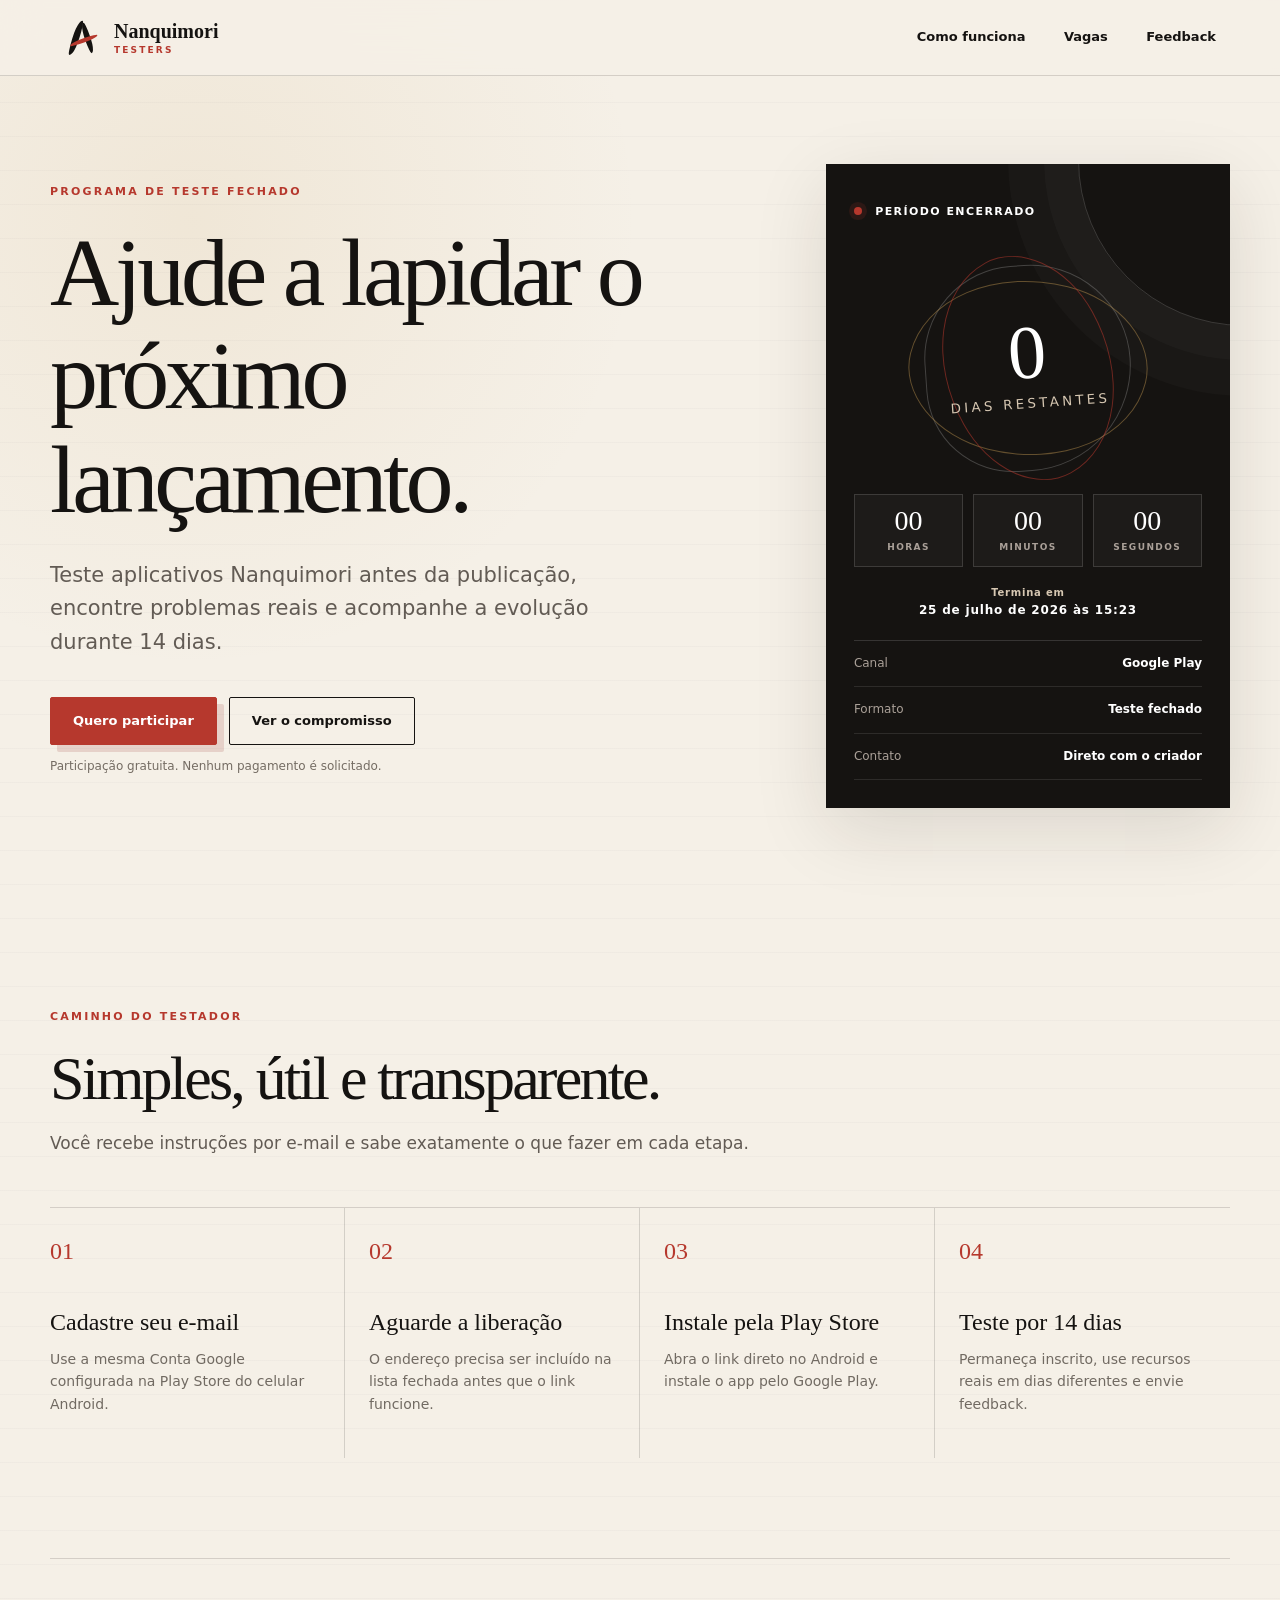
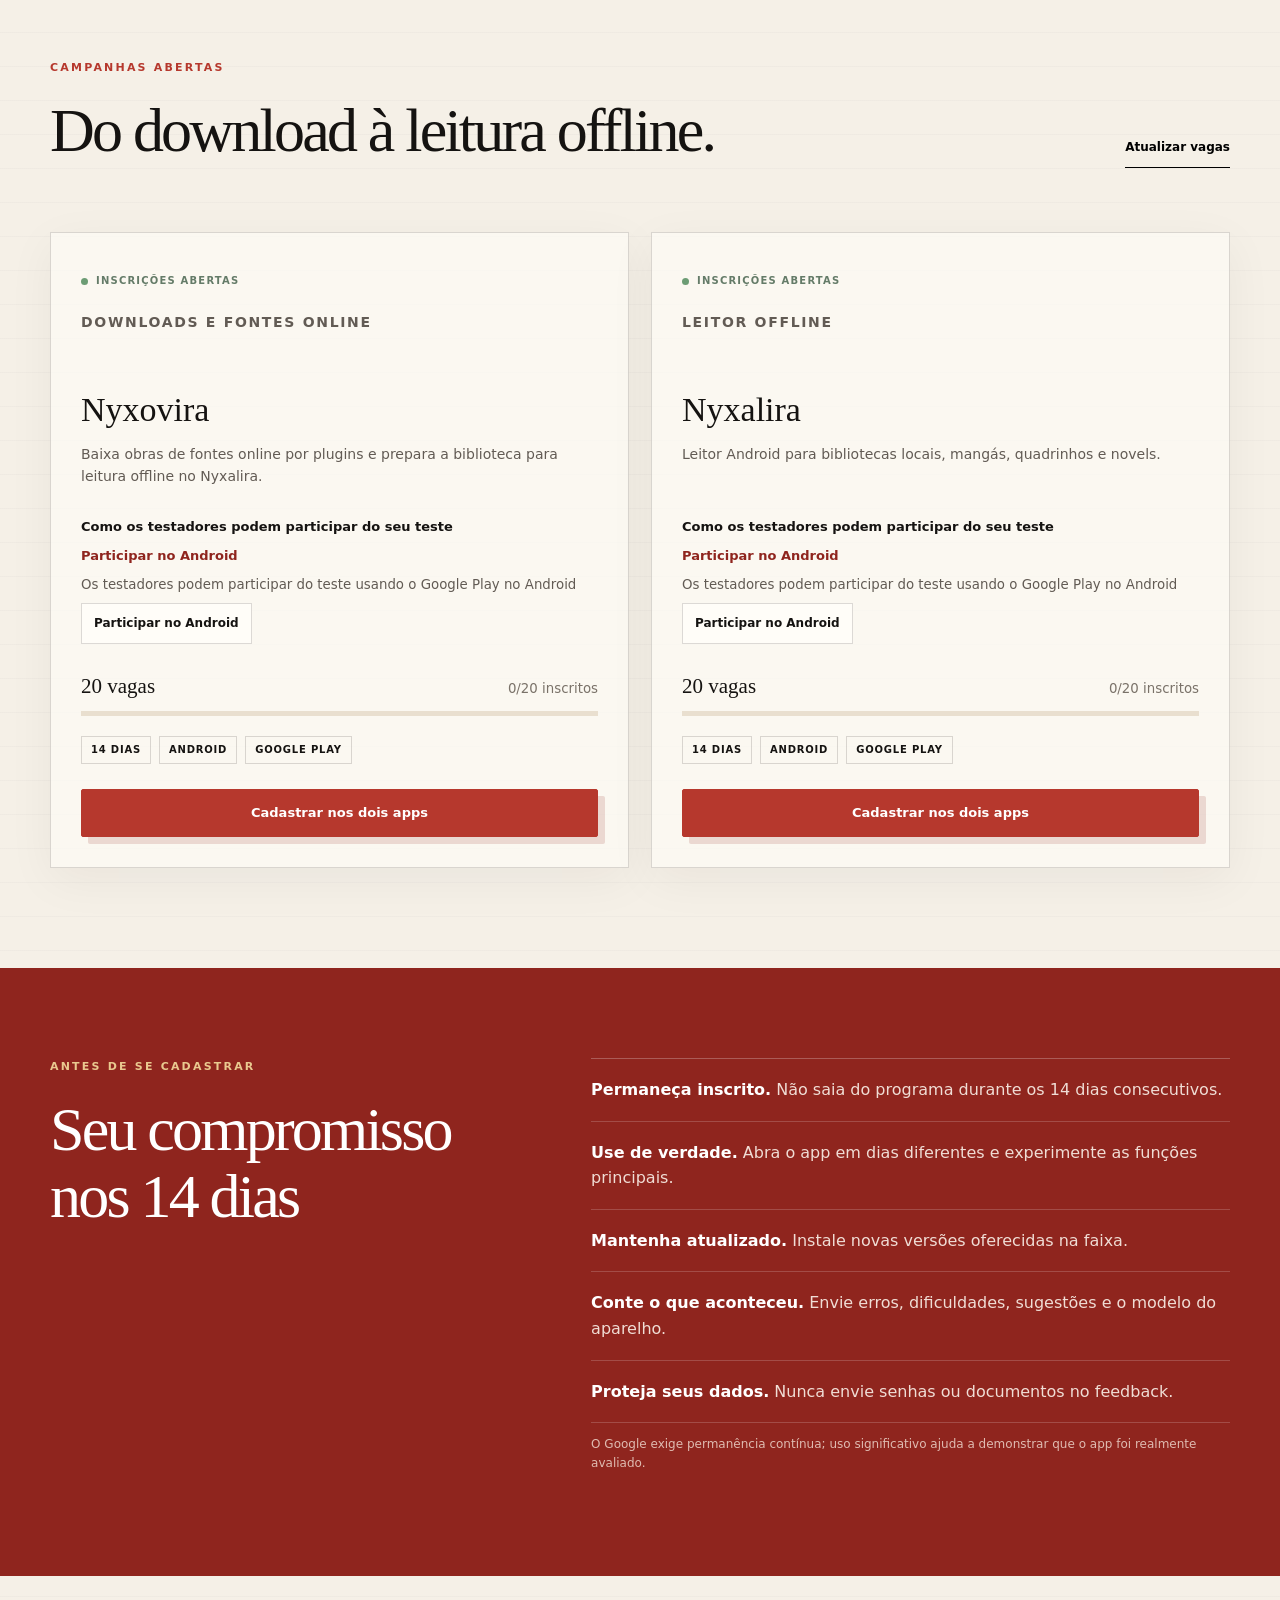
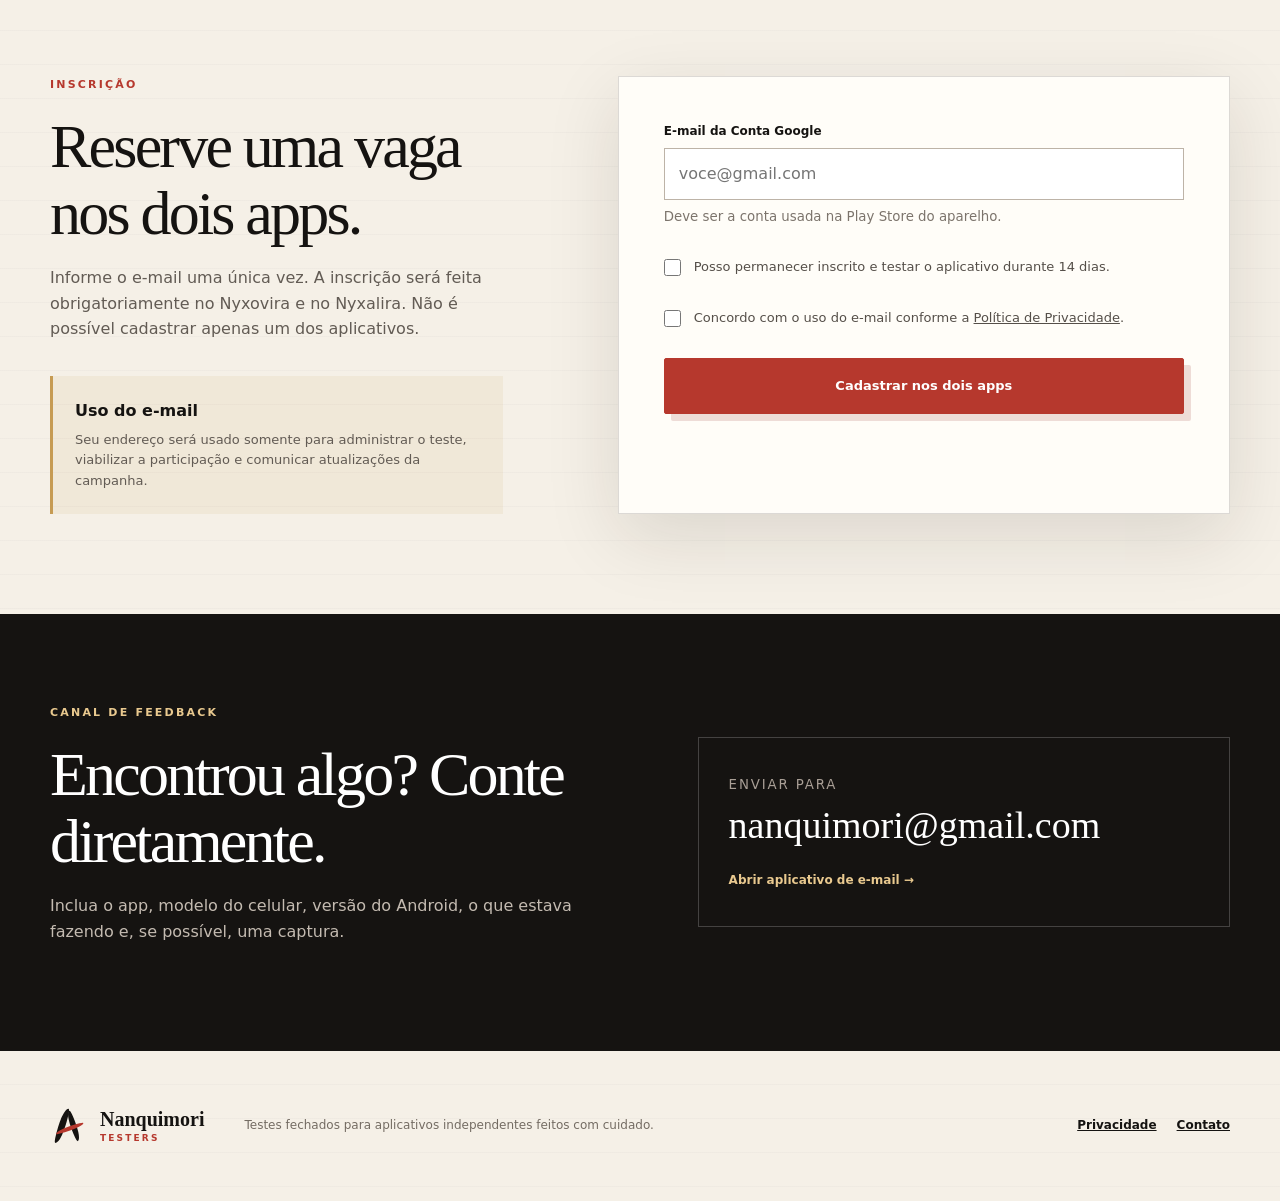
<file: index.html>
<!doctype html>
<html lang="pt-BR">
  <head>
    <meta charset="utf-8" />
    <meta name="viewport" content="width=device-width,initial-scale=1" />
    <meta
      name="description"
      content="Participe dos testes fechados dos aplicativos Nanquimori."
    />
    <meta name="theme-color" content="#151311" />
    <title>Nanquimori Testers</title>
    <link rel="icon" href="favicon.svg" type="image/svg+xml" />
    <link rel="shortcut icon" href="favicon.svg" />
    <link rel="stylesheet" href="styles.css" />
    <script src="config.js"></script>
    <script src="app.js" defer></script>
  </head>
  <body>
    <header class="site-header">
      <a class="brand" href="#top" aria-label="Nanquimori Testers — início">
        <span class="brand-mark" aria-hidden="true"><i></i><i></i><i></i></span>
        <span><strong>Nanquimori</strong><small>Testers</small></span>
      </a>
      <nav aria-label="Navegação">
        <a href="#como">Como funciona</a><a href="#vagas">Vagas</a
        ><a href="#feedback">Feedback</a>
      </nav>
    </header>

    <main id="top">
      <section class="hero">
        <div>
          <p class="eyebrow">Programa de teste fechado</p>
          <h1>Ajude a lapidar o próximo lançamento.</h1>
          <p class="lead">
            Teste aplicativos Nanquimori antes da publicação, encontre problemas
            reais e acompanhe a evolução durante 14 dias.
          </p>
          <div class="actions">
            <a class="button primary" href="#cadastro">Quero participar</a
            ><a class="button" href="#compromisso">Ver o compromisso</a>
          </div>
          <p class="microcopy">
            Participação gratuita. Nenhum pagamento é solicitado.
          </p>
        </div>
        <aside class="hero-card">
          <p id="countdownStatus">
            <span class="live-dot"></span> Teste em andamento
          </p>
          <div class="orbit">
            <strong id="countdownDays">14</strong><small>dias restantes</small>
          </div>
          <div class="countdown-detail" aria-label="Tempo restante">
            <div><strong id="countdownHours">00</strong><span>horas</span></div>
            <div>
              <strong id="countdownMinutes">00</strong><span>minutos</span>
            </div>
            <div>
              <strong id="countdownSeconds">00</strong><span>segundos</span>
            </div>
          </div>
          <p class="countdown-end">
            Termina em
            <time id="testEndDate" datetime="2026-07-25T15:23:00-03:00"
              >25 de julho de 2026 às 15:23</time
            >
          </p>
          <dl>
            <div>
              <dt>Canal</dt>
              <dd>Google Play</dd>
            </div>
            <div>
              <dt>Formato</dt>
              <dd>Teste fechado</dd>
            </div>
            <div>
              <dt>Contato</dt>
              <dd>Direto com o criador</dd>
            </div>
          </dl>
        </aside>
      </section>

      <section class="section" id="como">
        <header class="section-title">
          <p class="eyebrow">Caminho do testador</p>
          <h2>Simples, útil e transparente.</h2>
          <p>
            Você recebe instruções por e-mail e sabe exatamente o que fazer em
            cada etapa.
          </p>
        </header>
        <div class="steps">
          <article>
            <b>01</b>
            <h3>Cadastre seu e-mail</h3>
            <p>
              Use a mesma Conta Google configurada na Play Store do celular
              Android.
            </p>
          </article>
          <article>
            <b>02</b>
            <h3>Aguarde a liberação</h3>
            <p>
              O endereço precisa ser incluído na lista fechada antes que o link
              funcione.
            </p>
          </article>
          <article>
            <b>03</b>
            <h3>Instale pela Play Store</h3>
            <p>
              Abra o link direto no Android e instale o app pelo Google Play.
            </p>
          </article>
          <article>
            <b>04</b>
            <h3>Teste por 14 dias</h3>
            <p>
              Permaneça inscrito, use recursos reais em dias diferentes e envie
              feedback.
            </p>
          </article>
        </div>
      </section>

      <section class="section campaigns" id="vagas">
        <header class="section-title split">
          <div>
            <p class="eyebrow">Campanhas abertas</p>
            <h2>Do download à leitura offline.</h2>
          </div>
          <button id="refreshStatus" class="text-button" type="button">
            Atualizar vagas
          </button>
        </header>
        <div id="campaignsGrid" class="campaign-grid" aria-live="polite"></div>
      </section>

      <section class="commitment" id="compromisso">
        <div>
          <p class="eyebrow pale">Antes de se cadastrar</p>
          <h2>Seu compromisso nos 14 dias</h2>
        </div>
        <div>
          <ul>
            <li>
              <strong>Permaneça inscrito.</strong> Não saia do programa durante
              os 14 dias consecutivos.
            </li>
            <li>
              <strong>Use de verdade.</strong> Abra o app em dias diferentes e
              experimente as funções principais.
            </li>
            <li>
              <strong>Mantenha atualizado.</strong> Instale novas versões
              oferecidas na faixa.
            </li>
            <li>
              <strong>Conte o que aconteceu.</strong> Envie erros, dificuldades,
              sugestões e o modelo do aparelho.
            </li>
            <li>
              <strong>Proteja seus dados.</strong> Nunca envie senhas ou
              documentos no feedback.
            </li>
          </ul>
          <p class="note">
            O Google exige permanência contínua; uso significativo ajuda a
            demonstrar que o app foi realmente avaliado.
          </p>
        </div>
      </section>

      <section class="section registration" id="cadastro">
        <div>
          <p class="eyebrow">Inscrição</p>
          <h2>Reserve uma vaga nos dois apps.</h2>
          <p>
            Informe o e-mail uma única vez. A inscrição será feita
            obrigatoriamente no Nyxovira e no Nyxalira. Não é possível cadastrar
            apenas um dos aplicativos.
          </p>
          <aside>
            <strong>Uso do e-mail</strong>
            <p>
              Seu endereço será usado somente para administrar o teste,
              viabilizar a participação e comunicar atualizações da campanha.
            </p>
          </aside>
        </div>
        <form id="registrationForm" novalidate>
          <label
            ><span>E-mail da Conta Google</span
            ><input
              name="email"
              type="email"
              autocomplete="email"
              placeholder="voce@gmail.com"
              required
            /><small
              >Deve ser a conta usada na Play Store do aparelho.</small
            ></label
          >
          <label class="honeypot" aria-hidden="true"
            ><span>Não preencha</span
            ><input name="website" type="text" tabindex="-1" autocomplete="off"
          /></label>
          <label class="check"
            ><input name="commitment" type="checkbox" required /><span
              >Posso permanecer inscrito e testar o aplicativo durante 14
              dias.</span
            ></label
          >
          <label class="check"
            ><input name="privacy" type="checkbox" required /><span
              >Concordo com o uso do e-mail conforme a
              <a href="privacy/">Política de Privacidade</a>.</span
            ></label
          >
          <button id="submitButton" class="button primary full" type="submit">
            Cadastrar nos dois apps
          </button>
          <div
            id="formMessage"
            class="form-message"
            role="status"
            aria-live="polite"
          ></div>
        </form>
      </section>

      <section class="feedback" id="feedback">
        <div>
          <p class="eyebrow pale">Canal de feedback</p>
          <h2>Encontrou algo? Conte diretamente.</h2>
          <p>
            Inclua o app, modelo do celular, versão do Android, o que estava
            fazendo e, se possível, uma captura.
          </p>
        </div>
        <a
          href="mailto:nanquimori@gmail.com?subject=Feedback%20de%20teste%20-%20Nanquimori"
          ><small>Enviar para</small><strong>nanquimori@gmail.com</strong
          ><span>Abrir aplicativo de e-mail →</span></a
        >
      </section>
    </main>

    <footer>
      <div class="brand">
        <span class="brand-mark" aria-hidden="true"><i></i><i></i><i></i></span
        ><span><strong>Nanquimori</strong><small>Testers</small></span>
      </div>
      <p>Testes fechados para aplicativos independentes feitos com cuidado.</p>
      <nav>
        <a href="privacy/">Privacidade</a
        ><a href="mailto:nanquimori@gmail.com">Contato</a>
      </nav>
    </footer>
  </body>
</html>
</file>
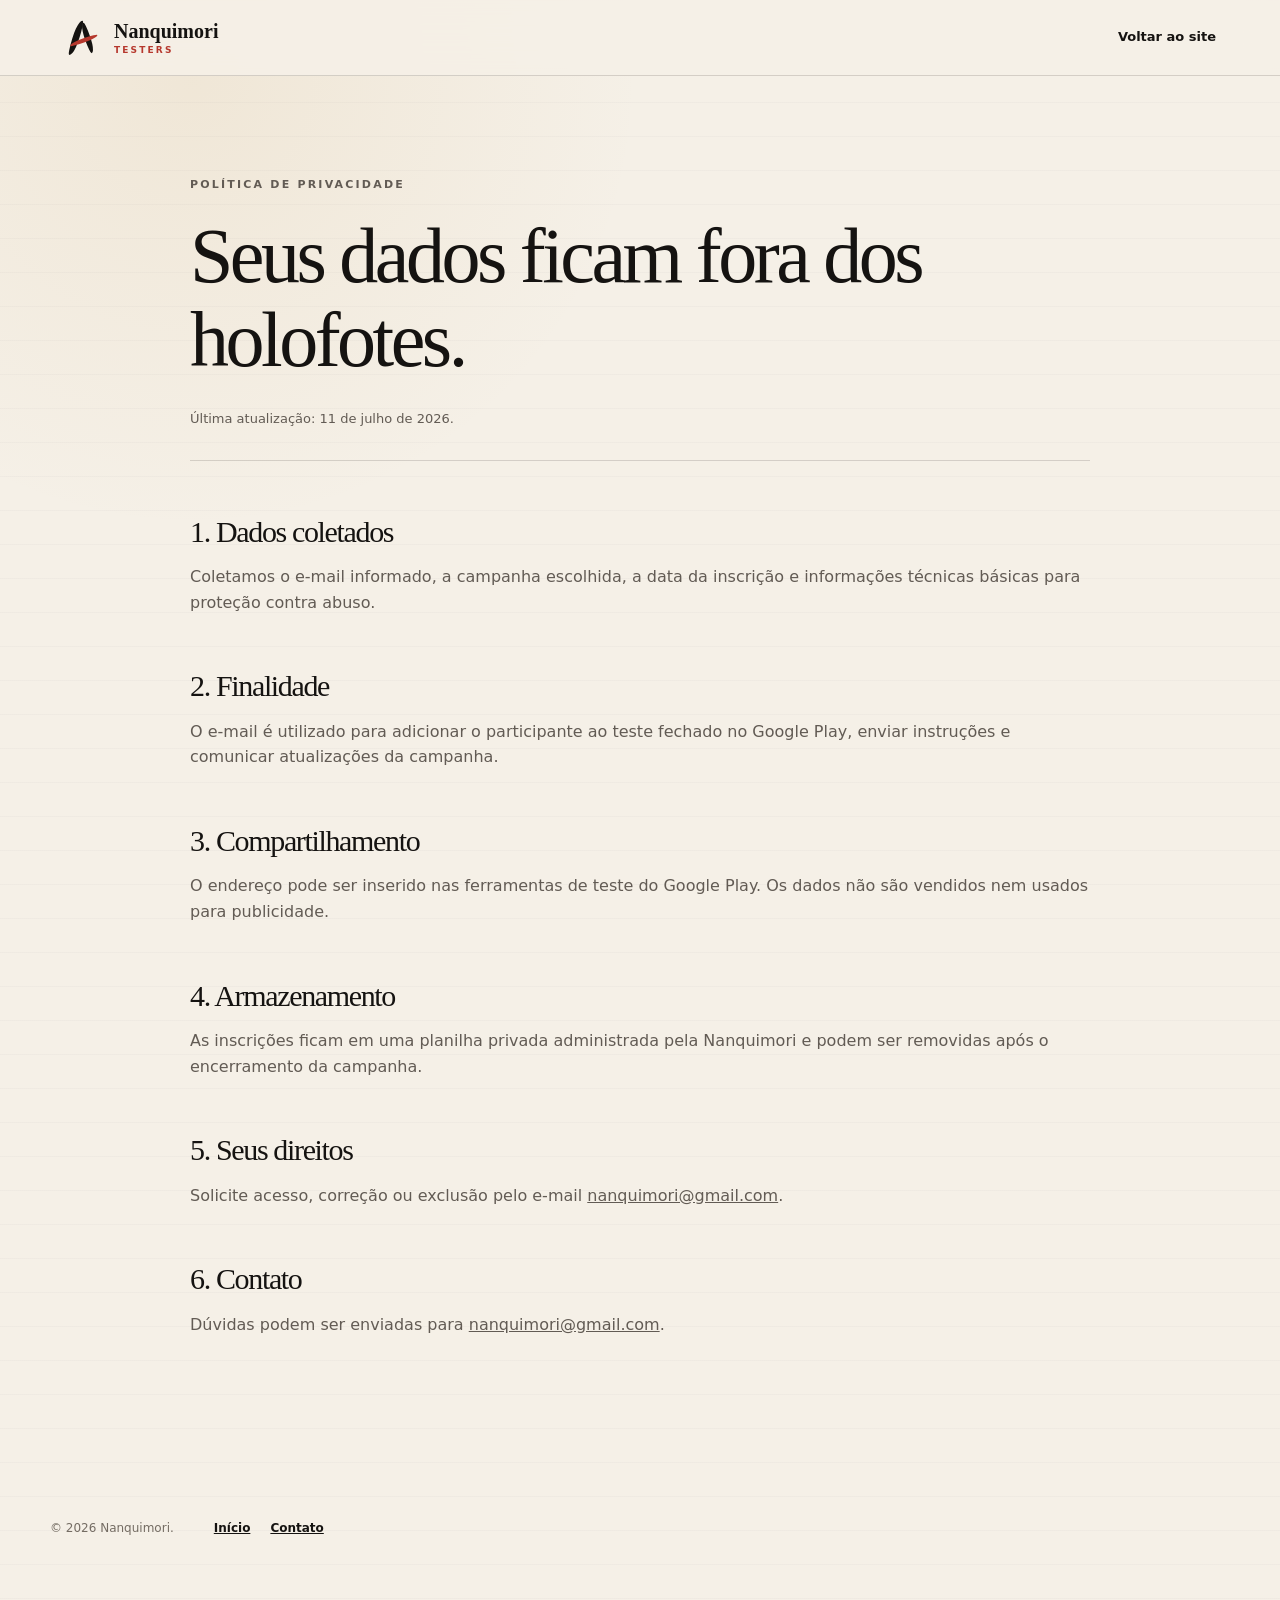
<file: privacy/index.html>
<!doctype html>
<html lang="pt-BR">
  <head>
    <meta charset="utf-8" />
    <meta name="viewport" content="width=device-width,initial-scale=1" />
    <meta
      name="description"
      content="Política de Privacidade do Nanquimori Testers."
    />
    <title>Privacidade — Nanquimori Testers</title>
    <link rel="icon" href="../favicon.svg" type="image/svg+xml" />
    <link rel="shortcut icon" href="../favicon.svg" />
    <link rel="stylesheet" href="../styles.css" />
  </head>
  <body>
    <header class="site-header">
      <a class="brand" href="../"
        ><span class="brand-mark" aria-hidden="true"><i></i><i></i><i></i></span
        ><span><strong>Nanquimori</strong><small>Testers</small></span></a
      >
      <nav><a href="../">Voltar ao site</a></nav>
    </header>
    <main class="policy-page">
      <article class="policy">
        <p class="eyebrow">Política de Privacidade</p>
        <h1>Seus dados ficam fora dos holofotes.</h1>
        <p class="updated">Última atualização: 11 de julho de 2026.</p>
        <h2>1. Dados coletados</h2>
        <p>
          Coletamos o e-mail informado, a campanha escolhida, a data da
          inscrição e informações técnicas básicas para proteção contra abuso.
        </p>
        <h2>2. Finalidade</h2>
        <p>
          O e-mail é utilizado para adicionar o participante ao teste fechado no
          Google Play, enviar instruções e comunicar atualizações da campanha.
        </p>
        <h2>3. Compartilhamento</h2>
        <p>
          O endereço pode ser inserido nas ferramentas de teste do Google Play.
          Os dados não são vendidos nem usados para publicidade.
        </p>
        <h2>4. Armazenamento</h2>
        <p>
          As inscrições ficam em uma planilha privada administrada pela
          Nanquimori e podem ser removidas após o encerramento da campanha.
        </p>
        <h2>5. Seus direitos</h2>
        <p>
          Solicite acesso, correção ou exclusão pelo e-mail
          <a href="mailto:nanquimori@gmail.com">nanquimori@gmail.com</a>.
        </p>
        <h2>6. Contato</h2>
        <p>
          Dúvidas podem ser enviadas para
          <a href="mailto:nanquimori@gmail.com">nanquimori@gmail.com</a>.
        </p>
      </article>
    </main>
    <footer>
      <p>© 2026 Nanquimori.</p>
      <nav>
        <a href="../">Início</a
        ><a href="mailto:nanquimori@gmail.com">Contato</a>
      </nav>
    </footer>
  </body>
</html>
</file>
<file: styles.css>
:root {
  --ink: #151311;
  --soft: #625b54;
  --paper: #f5f0e7;
  --white: #fffdf8;
  --red: #b6382d;
  --darkred: #8f251e;
  --gold: #c69b53;
  --line: rgba(21, 19, 17, 0.15);
  --shadow: 0 22px 70px rgba(36, 26, 18, 0.12);
  --serif: Georgia, "Times New Roman", serif;
  --sans:
    Inter, ui-sans-serif, system-ui, -apple-system, "Segoe UI", sans-serif;
}
* {
  box-sizing: border-box;
}
html {
  scroll-behavior: smooth;
}
body {
  margin: 0;
  color: var(--ink);
  background:
    radial-gradient(
      circle at 15% 5%,
      rgba(198, 155, 83, 0.11),
      transparent 28rem
    ),
    linear-gradient(rgba(21, 19, 17, 0.025) 1px, transparent 1px), var(--paper);
  background-size:
    auto,
    100% 34px,
    auto;
  font-family: var(--sans);
  line-height: 1.6;
}
a {
  color: inherit;
}
button,
input,
select {
  font: inherit;
}
.site-header {
  position: sticky;
  top: 0;
  z-index: 10;
  min-height: 76px;
  display: flex;
  align-items: center;
  justify-content: space-between;
  padding: 12px clamp(20px, 5vw, 76px);
  border-bottom: 1px solid var(--line);
  background: rgba(245, 240, 231, 0.9);
  backdrop-filter: blur(18px);
}
.brand {
  display: inline-flex;
  align-items: center;
  gap: 12px;
  text-decoration: none;
}
.brand > span:last-child {
  display: grid;
  line-height: 1;
}
.brand strong {
  font-family: var(--serif);
  font-size: 20px;
}
.brand small {
  margin-top: 5px;
  color: var(--red);
  font-size: 9px;
  font-weight: 800;
  letter-spacing: 0.24em;
  text-transform: uppercase;
}
.brand-mark {
  position: relative;
  width: 38px;
  height: 38px;
  display: inline-block;
  transform: rotate(-7deg);
}
.brand-mark i {
  position: absolute;
  display: block;
  background: var(--ink);
  border-radius: 100% 15%;
}
.brand-mark i:nth-child(1) {
  width: 8px;
  height: 36px;
  left: 8px;
  transform: rotate(19deg);
}
.brand-mark i:nth-child(2) {
  width: 7px;
  height: 31px;
  left: 20px;
  top: 4px;
  transform: rotate(-18deg);
}
.brand-mark i:nth-child(3) {
  width: 29px;
  height: 5px;
  left: 5px;
  top: 19px;
  background: var(--red);
  transform: rotate(-8deg);
}
.site-header nav {
  display: flex;
  gap: clamp(18px, 3vw, 40px);
}
.site-header nav a {
  text-decoration: none;
  font-size: 13px;
  font-weight: 750;
}
.site-header nav a:hover {
  color: var(--red);
}
main {
  overflow: hidden;
}
.hero,
.section,
footer {
  width: min(1180px, calc(100% - 40px));
  margin-inline: auto;
}
.hero {
  min-height: 700px;
  display: grid;
  grid-template-columns: 1.25fr 0.75fr;
  align-items: center;
  gap: clamp(50px, 8vw, 120px);
  padding: 88px 0 100px;
}
.hero > *,
.registration > * {
  min-width: 0;
}
.eyebrow {
  margin: 0 0 20px;
  color: var(--red);
  font-size: 11px;
  font-weight: 850;
  letter-spacing: 0.2em;
  text-transform: uppercase;
}
.pale {
  color: #e9c98f;
}
h1,
h2,
h3 {
  margin-top: 0;
  line-height: 1.08;
}
h1,
h2 {
  font-family: var(--serif);
  font-weight: 500;
  letter-spacing: -0.045em;
}
h1 {
  max-width: 800px;
  margin-bottom: 27px;
  font-size: clamp(54px, 7.5vw, 102px);
}
h2 {
  margin-bottom: 18px;
  font-size: clamp(38px, 5vw, 62px);
}
.lead {
  max-width: 620px;
  color: var(--soft);
  font-size: clamp(17px, 2vw, 21px);
}
.actions {
  display: flex;
  flex-wrap: wrap;
  gap: 12px;
  margin-top: 38px;
}
.button {
  min-height: 48px;
  display: inline-flex;
  align-items: center;
  justify-content: center;
  padding: 0 22px;
  border: 1px solid var(--ink);
  border-radius: 2px;
  background: transparent;
  text-decoration: none;
  font-size: 13px;
  font-weight: 800;
  cursor: pointer;
  transition: 0.2s;
}
.button.primary {
  border-color: var(--red);
  background: var(--red);
  color: #fff;
  box-shadow: 7px 7px 0 rgba(143, 37, 30, 0.15);
}
.button.primary:hover {
  background: var(--darkred);
  transform: translateY(-2px);
}
.button.disabled {
  border-color: var(--line);
  color: #8b8379;
  background: rgba(21, 19, 17, 0.04);
  cursor: not-allowed;
}
.button:disabled {
  cursor: not-allowed;
  border-color: var(--line);
  background: #8f867c;
  box-shadow: none;
  transform: none;
}
.button.full {
  width: 100%;
}
.microcopy {
  color: #746c63;
  font-size: 12px;
}
.hero-card {
  position: relative;
  min-height: 470px;
  padding: 28px;
  color: #fff;
  background: var(--ink);
  box-shadow: var(--shadow);
  overflow: hidden;
}
.hero-card:before {
  content: "";
  position: absolute;
  width: 330px;
  height: 330px;
  right: -180px;
  top: -170px;
  border: 1px solid rgba(255, 255, 255, 0.16);
  border-radius: 50%;
  box-shadow:
    0 0 0 34px rgba(255, 255, 255, 0.025),
    0 0 0 70px rgba(255, 255, 255, 0.02);
}
.hero-card > p {
  position: relative;
  font-size: 11px;
  font-weight: 800;
  letter-spacing: 0.13em;
  text-transform: uppercase;
}
.live-dot {
  display: inline-block;
  width: 8px;
  height: 8px;
  margin-right: 8px;
  border-radius: 50%;
  background: #72b788;
  box-shadow: 0 0 0 5px rgba(114, 183, 136, 0.12);
}
.live-dot.ended {
  background: #b6382d;
  box-shadow: 0 0 0 5px rgba(182, 56, 45, 0.14);
}
.orbit {
  position: relative;
  width: 206px;
  height: 206px;
  display: grid;
  place-content: center;
  margin: 44px auto 35px;
  text-align: center;
  border: 1px solid rgba(255, 255, 255, 0.2);
  border-radius: 48% 52% 55% 45%;
  transform: rotate(-4deg);
}
.orbit:before,
.orbit:after {
  content: "";
  position: absolute;
  inset: 13px -16px;
  border: 1px solid rgba(198, 155, 83, 0.44);
  border-radius: 58% 42%;
  transform: rotate(18deg);
}
.orbit:after {
  inset: -11px 18px;
  border-color: rgba(182, 56, 45, 0.55);
  transform: rotate(-25deg);
}
.orbit strong,
.orbit small {
  position: relative;
  z-index: 1;
}
.orbit strong {
  font: 500 76px/0.8 var(--serif);
}
.orbit small {
  margin-top: 10px;
  color: #d6c7b2;
  letter-spacing: 0.25em;
  text-transform: uppercase;
}
.countdown-detail {
  position: relative;
  display: grid;
  grid-template-columns: repeat(3, 1fr);
  gap: 10px;
  margin: -12px 0 18px;
}
.countdown-detail div {
  display: grid;
  padding: 12px;
  text-align: center;
  border: 1px solid rgba(255, 255, 255, 0.14);
  background: rgba(255, 255, 255, 0.035);
}
.countdown-detail strong {
  font: 500 28px/1 var(--serif);
}
.countdown-detail span {
  margin-top: 5px;
  color: #aaa098;
  font-size: 9px;
  font-weight: 800;
  letter-spacing: 0.16em;
  text-transform: uppercase;
}
.hero-card > p.countdown-end {
  margin: 0 0 20px;
  color: #d6c7b2;
  text-align: center;
  font-size: 10px;
  line-height: 1.6;
  letter-spacing: 0.08em;
  text-transform: none;
}
.countdown-end time {
  display: block;
  color: #fff;
  font-size: 12px;
  font-weight: 800;
}
.hero-card dl {
  position: relative;
  margin: 0;
  border-top: 1px solid rgba(255, 255, 255, 0.14);
}
.hero-card dl div {
  display: flex;
  justify-content: space-between;
  padding: 13px 0;
  border-bottom: 1px solid rgba(255, 255, 255, 0.1);
  font-size: 12px;
}
.hero-card dt {
  color: #aaa098;
}
.hero-card dd {
  margin: 0;
  font-weight: 750;
}
.section {
  padding: 100px 0;
}
.section-title {
  max-width: 720px;
  margin-bottom: 50px;
}
.section-title > p:not(.eyebrow) {
  color: var(--soft);
  font-size: 17px;
}
.section-title.split {
  max-width: none;
  display: flex;
  align-items: end;
  justify-content: space-between;
  gap: 30px;
}
.text-button {
  margin-bottom: 14px;
  padding: 10px 0;
  border: 0;
  border-bottom: 1px solid;
  background: none;
  font-size: 12px;
  font-weight: 800;
  cursor: pointer;
}
.steps {
  display: grid;
  grid-template-columns: repeat(4, 1fr);
  border-top: 1px solid var(--line);
}
.steps article {
  min-height: 250px;
  padding: 30px 24px 30px 0;
  border-right: 1px solid var(--line);
}
.steps article + article {
  padding-left: 24px;
}
.steps article:last-child {
  border: 0;
}
.steps b {
  color: var(--red);
  font: 500 24px var(--serif);
}
.steps h3 {
  margin: 42px 0 12px;
  font: 500 24px var(--serif);
}
.steps p {
  margin: 0;
  color: #716a62;
  font-size: 14px;
}
.campaigns {
  border-top: 1px solid var(--line);
}
.campaign-grid {
  display: grid;
  grid-template-columns: repeat(auto-fit, minmax(280px, 1fr));
  gap: 22px;
}
.campaign-card {
  padding: 30px;
  border: 1px solid var(--line);
  background: rgba(255, 253, 248, 0.65);
  box-shadow: 0 12px 45px rgba(36, 26, 18, 0.05);
}
.full-card {
  opacity: 0.72;
}
.status {
  display: flex;
  align-items: center;
  gap: 8px;
  color: #647b68;
  font-size: 10px;
  font-weight: 850;
  letter-spacing: 0.12em;
  text-transform: uppercase;
}
.status i {
  width: 7px;
  height: 7px;
  border-radius: 50%;
  background: #6c9c74;
}
.campaign-card h3 {
  margin: 28px 0 14px;
  font: 500 34px var(--serif);
}
.campaign-card .app-role {
  min-height: auto;
  margin: 22px 0 0;
  color: var(--red);
  font-size: 11px;
  font-weight: 850;
  letter-spacing: 0.12em;
  text-transform: uppercase;
}
.campaign-card > p:not(.status) {
  min-height: 52px;
  color: var(--soft);
  font-size: 14px;
}
.capacity {
  display: flex;
  align-items: baseline;
  justify-content: space-between;
  gap: 20px;
  margin-top: 30px;
}
.android-participation {
  display: grid;
  gap: 8px;
  margin: 22px 0;
}
.android-participation strong {
  font-size: 13px;
}
.android-participation span {
  color: var(--darkred);
  font-size: 13px;
  font-weight: 850;
}
.android-participation small {
  color: var(--soft);
  line-height: 1.5;
}
.android-participation a {
  width: fit-content;
  padding: 10px 12px;
  border: 1px solid var(--line);
  background: var(--white);
  color: var(--ink);
  text-decoration: none;
  font-size: 12px;
  font-weight: 800;
}
.android-participation a:hover {
  border-color: var(--red);
  color: var(--red);
}
.capacity strong {
  font: 500 21px var(--serif);
}
.capacity small {
  color: #7a7269;
}
.bar {
  height: 5px;
  margin: 12px 0 20px;
  background: #e9dfcf;
  overflow: hidden;
}
.bar i {
  display: block;
  height: 100%;
  background: var(--red);
}
.tags {
  display: flex;
  flex-wrap: wrap;
  gap: 8px;
  margin-bottom: 25px;
}
.tags span {
  padding: 5px 9px;
  border: 1px solid var(--line);
  font-size: 10px;
  font-weight: 800;
  letter-spacing: 0.08em;
  text-transform: uppercase;
}
.campaign-card .button {
  width: 100%;
}
.commitment,
.feedback {
  width: 100%;
  max-width: none;
  display: grid;
  grid-template-columns: 0.8fr 1.2fr;
  gap: clamp(50px, 9vw, 140px);
  padding: 90px max(20px, calc((100vw - 1180px) / 2));
  color: #fff;
  background: var(--darkred);
}
.commitment ul {
  margin: 0;
  padding: 0;
  list-style: none;
  border-top: 1px solid rgba(255, 255, 255, 0.25);
}
.commitment li {
  padding: 18px 0;
  border-bottom: 1px solid rgba(255, 255, 255, 0.18);
  color: #f0ddd5;
}
.commitment li strong {
  color: #fff;
}
.note {
  color: #dfbbb1;
  font-size: 12px;
}
.registration {
  display: grid;
  grid-template-columns: 0.85fr 1.15fr;
  gap: clamp(50px, 9vw, 130px);
}
.registration > div > p:not(.eyebrow) {
  color: var(--soft);
}
.registration aside {
  margin-top: 34px;
  padding: 22px;
  border-left: 3px solid var(--gold);
  background: rgba(198, 155, 83, 0.1);
}
.registration aside p {
  margin: 6px 0 0;
  color: var(--soft);
  font-size: 13px;
}
.registration form {
  position: relative;
  display: grid;
  gap: 22px;
  padding: clamp(25px, 4vw, 45px);
  border: 1px solid var(--line);
  background: var(--white);
  box-shadow: var(--shadow);
}
form label > span:first-child {
  display: block;
  margin-bottom: 7px;
  font-size: 12px;
  font-weight: 800;
}
form input[type="email"],
form input[type="text"],
form select {
  width: 100%;
  min-height: 52px;
  padding: 0 14px;
  border: 1px solid #bdb3a7;
  background: #fff;
}
form input:focus,
form select:focus {
  outline: 2px solid rgba(182, 56, 45, 0.2);
  border-color: var(--red);
}
form small {
  display: block;
  margin-top: 6px;
  color: #7c746c;
}
.check {
  display: grid;
  grid-template-columns: 19px 1fr;
  gap: 11px;
  align-items: start;
  color: #554f49;
  font-size: 13px;
}
.check input {
  width: 17px;
  height: 17px;
  margin: 2px 0 0;
  accent-color: var(--red);
}
.check span {
  margin: 0 !important;
  font-weight: 500 !important;
}
.honeypot {
  position: absolute !important;
  left: -10000px !important;
}
.form-message {
  min-height: 24px;
  font-size: 13px;
  font-weight: 700;
}
.success {
  color: #347044;
}
.error {
  color: var(--darkred);
}
.warning {
  color: #8a5a1f;
}
.feedback {
  grid-template-columns: 1fr 1fr;
  align-items: center;
  background: var(--ink);
}
.feedback > div > p:not(.eyebrow) {
  color: #c4bbb1;
}
.feedback > a {
  min-height: 190px;
  display: grid;
  align-content: center;
  padding: 30px;
  border: 1px solid rgba(255, 255, 255, 0.2);
  text-decoration: none;
  transition: 0.2s;
}
.feedback > a:hover {
  border-color: var(--gold);
  transform: translateY(-3px);
}
.feedback > a small {
  color: #a99f96;
  letter-spacing: 0.14em;
  text-transform: uppercase;
}
.feedback > a strong {
  margin: 8px 0 24px;
  font: 500 clamp(24px, 3vw, 38px) var(--serif);
  overflow-wrap: anywhere;
}
.feedback > a span {
  color: #e9c98f;
  font-size: 12px;
  font-weight: 800;
}
footer {
  min-height: 150px;
  display: grid;
  grid-template-columns: auto 1fr auto;
  align-items: center;
  gap: 40px;
}
footer p {
  color: #746c63;
  font-size: 12px;
}
footer nav {
  display: flex;
  gap: 20px;
  font-size: 12px;
  font-weight: 800;
}
.policy-page {
  width: min(900px, calc(100% - 40px));
  margin: auto;
}
.policy {
  padding: 100px 0;
}
.policy h1 {
  font-size: clamp(48px, 7vw, 78px);
}
.policy h2 {
  margin: 55px 0 12px;
  font-size: 30px;
}
.policy p {
  color: var(--soft);
}
.updated {
  padding-bottom: 30px;
  border-bottom: 1px solid var(--line);
  font-size: 13px;
}
@media (max-width: 900px) {
  .hero {
    grid-template-columns: 1fr;
  }
  .hero-card {
    width: min(100%, 480px);
  }
  .steps {
    grid-template-columns: repeat(2, 1fr);
  }
  .steps article:nth-child(2) {
    border-right: 0;
  }
  .commitment,
  .registration,
  .feedback {
    grid-template-columns: 1fr;
  }
}
@media (max-width: 640px) {
  .site-header {
    position: relative;
  }
  .site-header nav {
    display: none;
  }
  .hero,
  .section {
    width: calc(100% - 30px);
  }
  .hero {
    min-height: auto;
    padding: 68px 0 80px;
  }
  h1 {
    max-width: 100%;
    font-size: clamp(46px, 15vw, 64px);
    overflow-wrap: break-word;
  }
  .lead {
    max-width: 100%;
  }
  .actions .button {
    width: 100%;
  }
  .section {
    padding-block: 75px;
  }
  .section-title.split {
    display: block;
  }
  .steps {
    grid-template-columns: 1fr;
  }
  .steps article,
  .steps article + article {
    min-height: auto;
    padding: 25px 0;
    border-right: 0;
    border-bottom: 1px solid var(--line);
  }
  .steps h3 {
    margin-top: 24px;
  }
  .commitment,
  .feedback {
    padding-inline: 20px;
  }
  .registration form {
    padding: 23px;
  }
  footer {
    grid-template-columns: 1fr;
    gap: 12px;
    padding: 35px 0;
  }
}
@media (prefers-reduced-motion: reduce) {
  * {
    scroll-behavior: auto !important;
    transition: none !important;
  }
}
</file>
